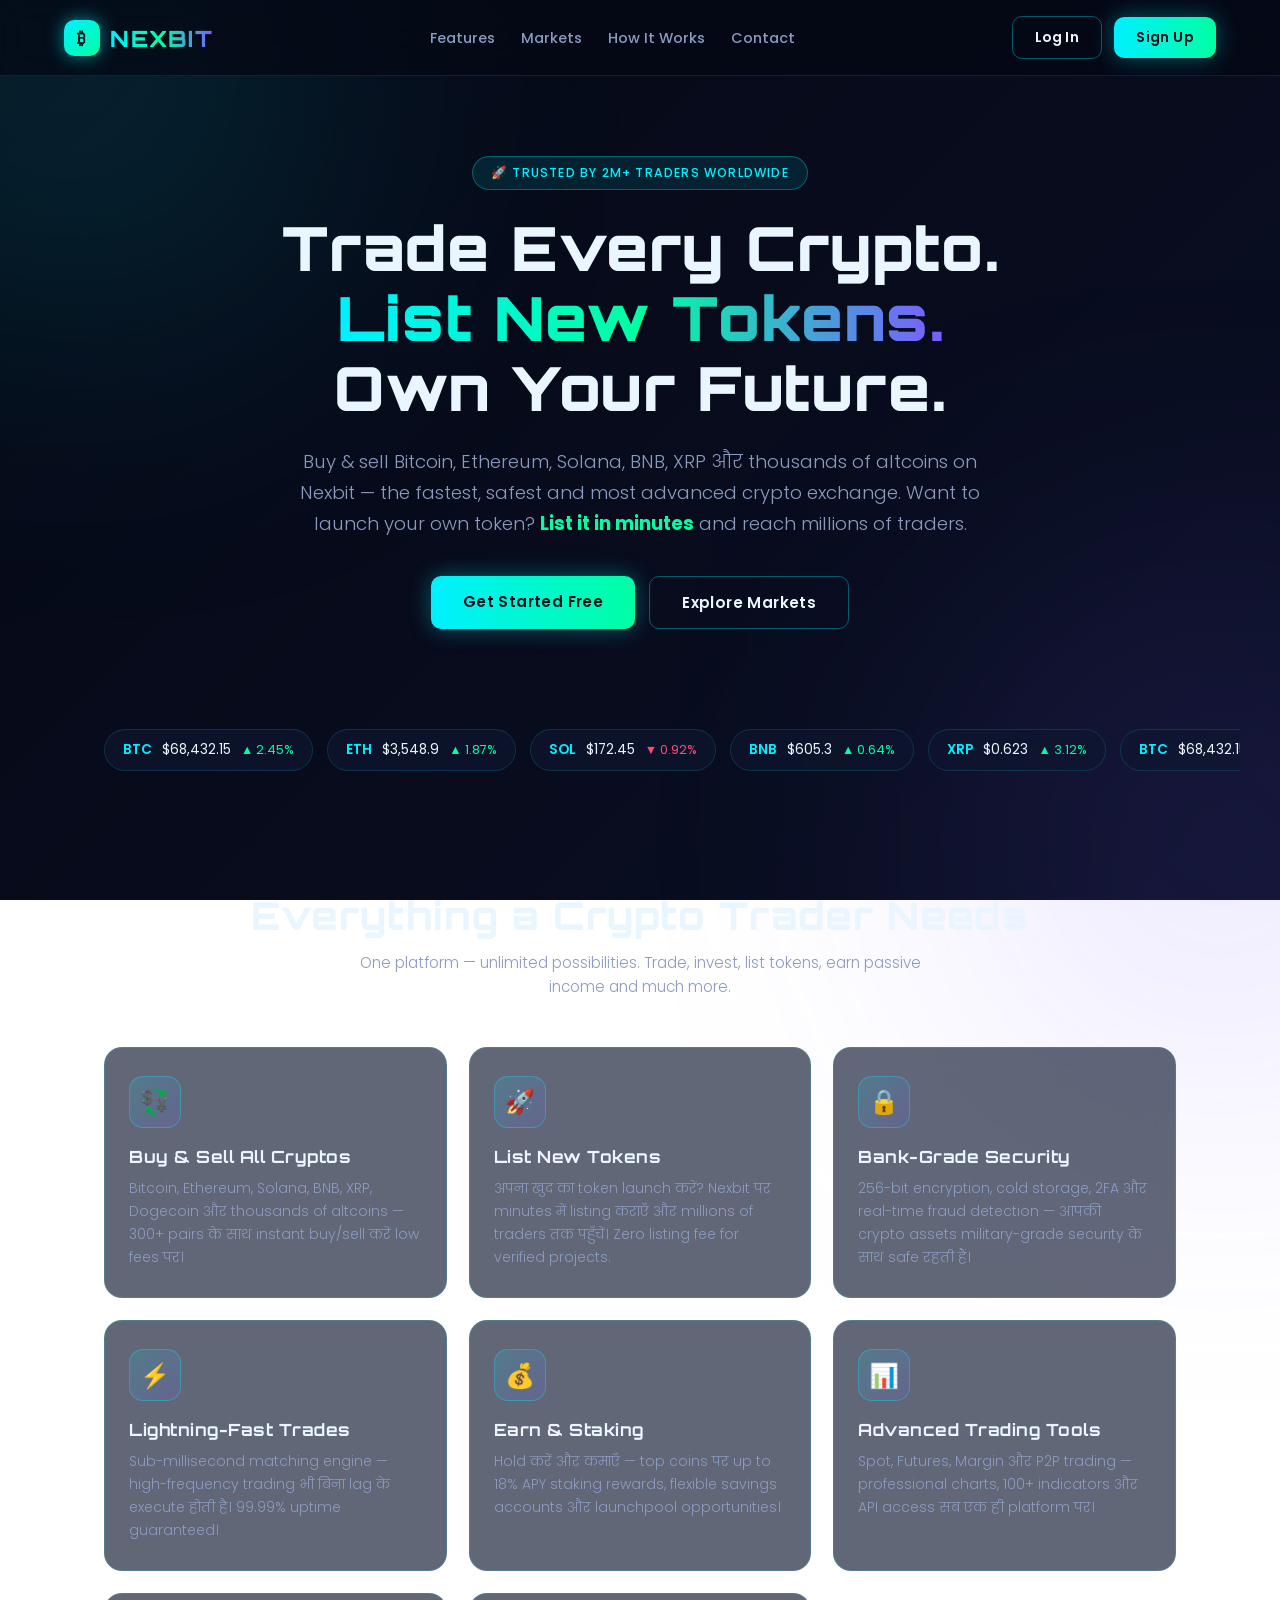
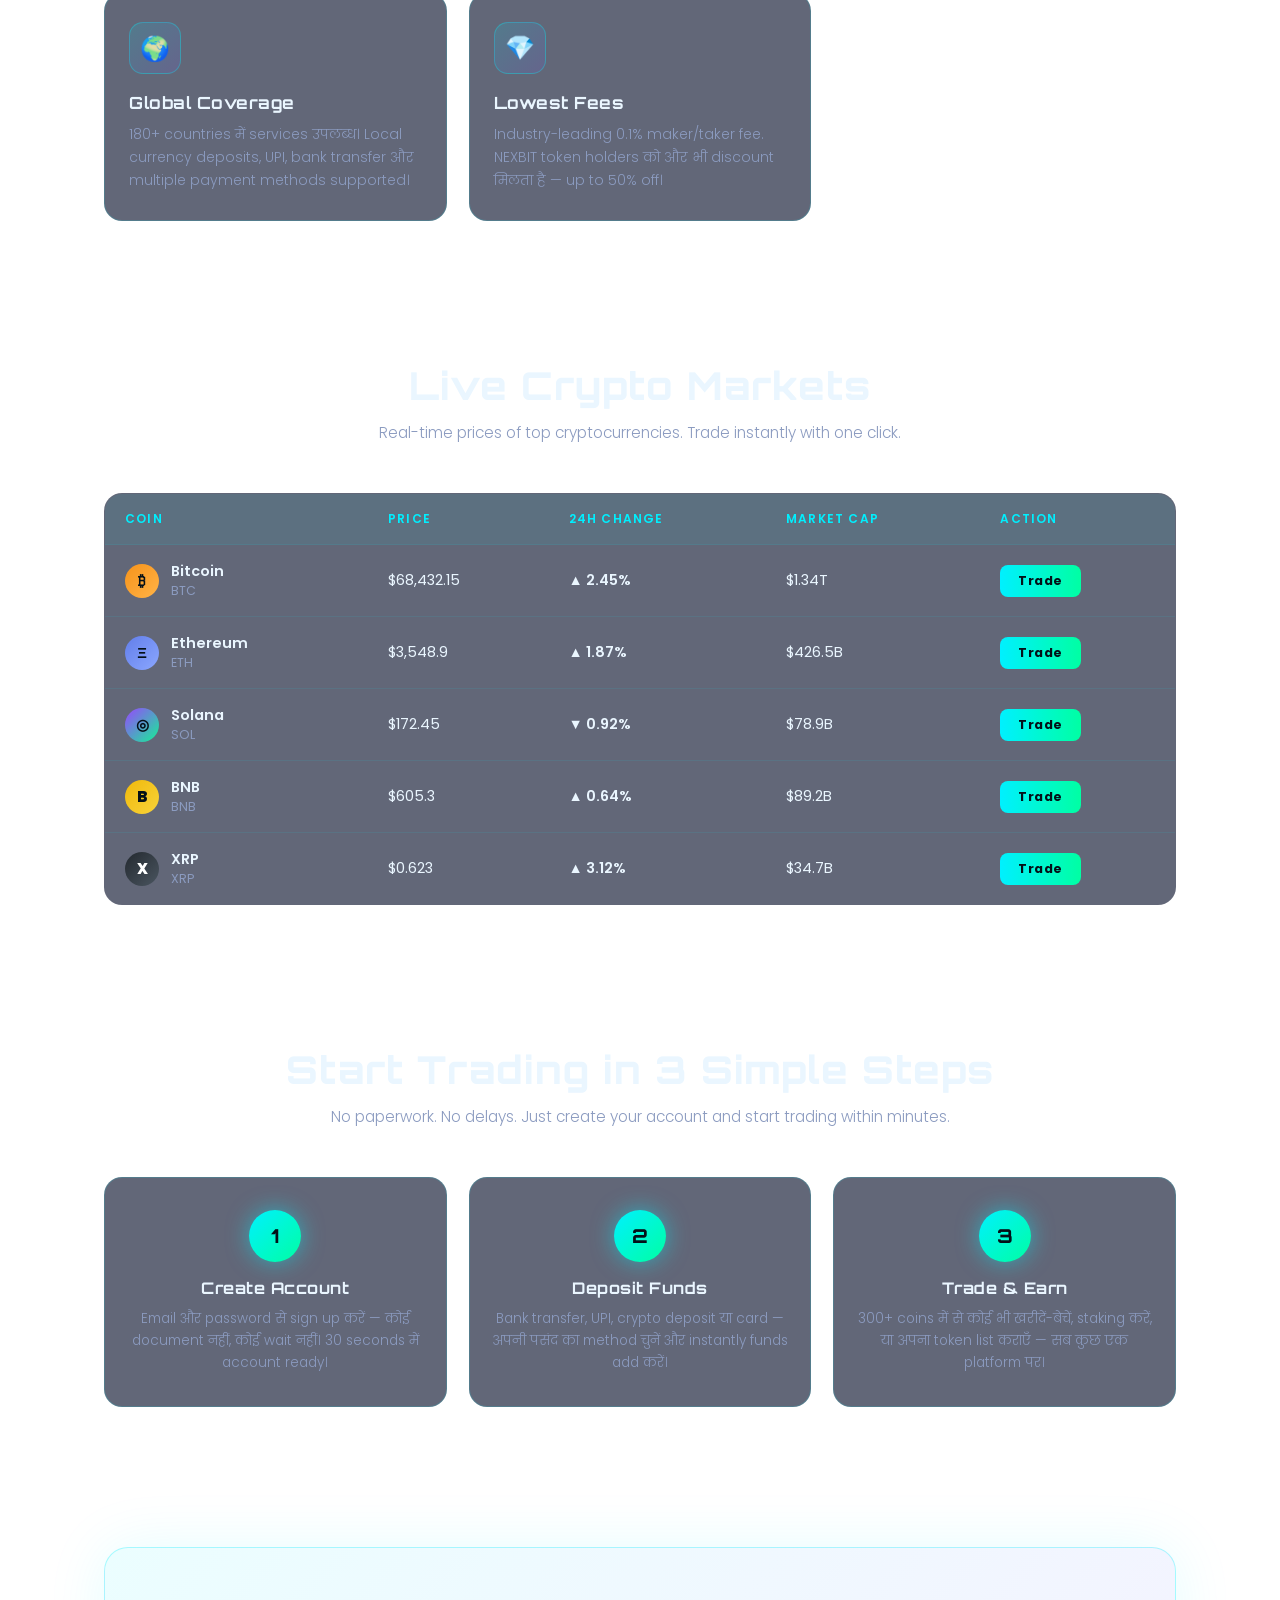
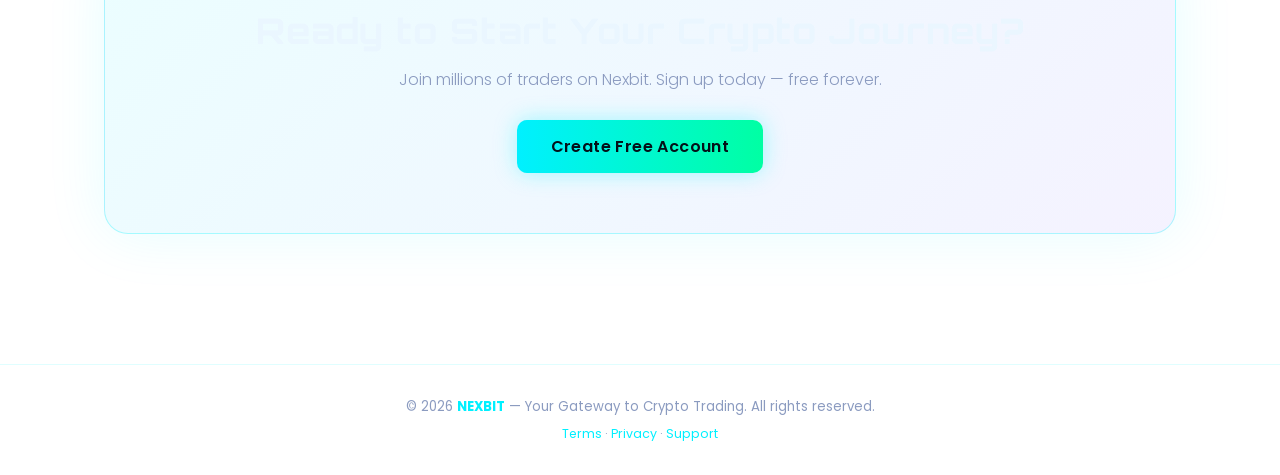
<file: index.html>
<!DOCTYPE html>
<html lang="en">
<head>
  <meta charset="UTF-8" />
  <meta name="viewport" content="width=device-width, initial-scale=1.0" />
  <title>Nexbit — Your Gateway to Crypto Trading</title>
  <meta name="description" content="Buy, sell & list all cryptocurrencies on Nexbit — the next-gen crypto exchange." />
  <link rel="preconnect" href="https://fonts.googleapis.com">
  <link href="https://fonts.googleapis.com/css2?family=Orbitron:wght@600;800;900&family=Poppins:wght@300;400;500;600;700&display=swap" rel="stylesheet">
  <style>
    /* ================= RESET & VARIABLES ================= */
    * { margin: 0; padding: 0; box-sizing: border-box; }

    :root {
      --bg-dark: #050814;
      --bg-mid: #0a0f24;
      --bg-card: rgba(15, 22, 48, 0.65);
      --neon-cyan: #00f0ff;
      --neon-green: #00ffa3;
      --neon-purple: #7b5cff;
      --text-main: #eaf6ff;
      --text-dim: #8b9bc0;
      --border-glow: rgba(0, 240, 255, 0.35);
      --danger: #ff4d6d;
      --success: #00ffa3;
    }

    html { scroll-behavior: smooth; }
    body {
      font-family: 'Poppins', sans-serif;
      color: var(--text-main);
      background: linear-gradient(135deg, var(--bg-dark) 0%, var(--bg-mid) 100%);
      background-attachment: fixed;
      min-height: 100vh;
      overflow-x: hidden;
    }

    body::before, body::after {
      content: "";
      position: fixed;
      border-radius: 50%;
      filter: blur(140px);
      z-index: 0;
      pointer-events: none;
    }
    body::before {
      width: 500px; height: 500px;
      background: rgba(0, 240, 255, 0.15);
      top: -180px; left: -180px;
      animation: float1 14s ease-in-out infinite;
    }
    body::after {
      width: 520px; height: 520px;
      background: rgba(123, 92, 255, 0.15);
      bottom: -200px; right: -200px;
      animation: float2 16s ease-in-out infinite;
    }
    @keyframes float1 { 0%,100%{transform:translate(0,0);} 50%{transform:translate(80px,60px);} }
    @keyframes float2 { 0%,100%{transform:translate(0,0);} 50%{transform:translate(-80px,-60px);} }

    /* ================= NAVBAR ================= */
    .navbar {
      position: sticky; top: 0; z-index: 100;
      display: flex; justify-content: space-between; align-items: center;
      padding: 16px 5%;
      background: rgba(5, 8, 20, 0.75);
      backdrop-filter: blur(18px);
      -webkit-backdrop-filter: blur(18px);
      border-bottom: 1px solid rgba(0, 240, 255, 0.12);
    }

    .nav-brand {
      display: flex; align-items: center; gap: 10px;
      font-family: 'Orbitron', sans-serif;
      font-size: 1.4rem; font-weight: 800;
      letter-spacing: 1.5px;
      text-decoration: none;
    }

    .logo-icon {
      width: 36px; height: 36px;
      display: grid; place-items: center;
      border-radius: 10px;
      background: linear-gradient(135deg, var(--neon-cyan), var(--neon-green));
      box-shadow: 0 0 18px rgba(0, 240, 255, 0.55);
      font-size: 17px; color: #041018; font-weight: 800;
      animation: pulse 3s ease-in-out infinite;
    }

    @keyframes pulse {
      0%,100% { box-shadow: 0 0 18px rgba(0, 240, 255, 0.55); }
      50%     { box-shadow: 0 0 30px rgba(0, 255, 163, 0.85); }
    }

    .brand-gradient {
      background: linear-gradient(90deg, var(--neon-cyan), var(--neon-green), var(--neon-purple));
      -webkit-background-clip: text; background-clip: text; color: transparent;
    }

    .nav-links {
      display: flex; align-items: center; gap: 26px;
      list-style: none;
    }

    .nav-links a {
      color: var(--text-dim);
      text-decoration: none;
      font-size: 0.9rem;
      font-weight: 500;
      transition: color 0.2s;
    }
    .nav-links a:hover { color: var(--neon-cyan); }

    .nav-auth { display: flex; align-items: center; gap: 12px; }

    .btn {
      padding: 10px 22px;
      border-radius: 10px;
      font-family: 'Poppins', sans-serif;
      font-size: 0.87rem;
      font-weight: 600;
      letter-spacing: 0.4px;
      cursor: pointer;
      text-decoration: none;
      border: none;
      transition: all 0.25s ease;
      white-space: nowrap;
      display: inline-block;
    }

    .btn-ghost {
      background: transparent;
      color: var(--text-main);
      border: 1px solid rgba(0, 240, 255, 0.35);
    }
    .btn-ghost:hover {
      border-color: var(--neon-cyan);
      color: var(--neon-cyan);
      box-shadow: 0 0 18px rgba(0, 240, 255, 0.25);
    }

    .btn-primary {
      background: linear-gradient(90deg, var(--neon-cyan), var(--neon-green));
      color: #041018;
      box-shadow: 0 0 22px rgba(0, 240, 255, 0.35);
    }
    .btn-primary:hover {
      box-shadow: 0 0 34px rgba(0, 255, 163, 0.6);
      transform: translateY(-2px);
    }

    .mobile-toggle {
      display: none;
      background: none; border: none;
      color: var(--text-main); font-size: 1.5rem; cursor: pointer;
    }

    /* ================= HERO ================= */
    .hero {
      position: relative; z-index: 1;
      max-width: 1200px;
      margin: 0 auto;
      padding: 80px 5% 60px;
      text-align: center;
    }

    .hero-badge {
      display: inline-block;
      padding: 7px 18px;
      border-radius: 50px;
      background: rgba(0, 240, 255, 0.1);
      border: 1px solid rgba(0, 240, 255, 0.3);
      color: var(--neon-cyan);
      font-size: 0.78rem;
      font-weight: 500;
      letter-spacing: 1.2px;
      text-transform: uppercase;
      margin-bottom: 24px;
    }

    .hero h1 {
      font-family: 'Orbitron', sans-serif;
      font-size: clamp(2rem, 5vw, 3.8rem);
      font-weight: 900;
      line-height: 1.15;
      margin-bottom: 22px;
      letter-spacing: 1px;
    }

    .hero h1 .accent {
      background: linear-gradient(90deg, var(--neon-cyan), var(--neon-green), var(--neon-purple));
      -webkit-background-clip: text; background-clip: text; color: transparent;
    }

    .hero p.lead {
      font-size: clamp(0.95rem, 1.7vw, 1.15rem);
      color: var(--text-dim);
      max-width: 720px;
      margin: 0 auto 36px;
      line-height: 1.7;
      font-weight: 300;
    }

    .hero-cta {
      display: flex; justify-content: center; gap: 14px;
      flex-wrap: wrap;
      margin-bottom: 40px;
    }

    .hero-cta .btn { padding: 14px 32px; font-size: 0.95rem; }

    /* ================= TICKER ================= */
    .ticker-wrap {
      position: relative; z-index: 1;
      max-width: 1200px;
      margin: 0 auto 50px;
      padding: 0 5%;
      overflow: hidden;
    }

    .ticker {
      display: flex; gap: 14px;
      animation: tickerScroll 30s linear infinite;
      width: max-content;
    }

    @keyframes tickerScroll {
      from { transform: translateX(0); }
      to   { transform: translateX(-50%); }
    }

    .ticker-item {
      display: flex; align-items: center; gap: 10px;
      padding: 10px 18px;
      background: rgba(15, 22, 48, 0.7);
      border: 1px solid rgba(0, 240, 255, 0.15);
      border-radius: 50px;
      font-size: 0.85rem;
      white-space: nowrap;
    }

    .ticker-item .sym { font-weight: 600; color: var(--neon-cyan); }
    .ticker-item .price { color: var(--text-main); }
    .ticker-item .up { color: var(--neon-green); font-size: 0.78rem; }
    .ticker-item .down { color: var(--danger); font-size: 0.78rem; }

    /* ================= SECTIONS ================= */
    section.features, section.market, section.steps, section.cta {
      position: relative; z-index: 1;
      max-width: 1200px;
      margin: 0 auto;
      padding: 70px 5%;
    }

    .section-head {
      text-align: center;
      margin-bottom: 48px;
    }

    .section-head h2 {
      font-family: 'Orbitron', sans-serif;
      font-size: clamp(1.5rem, 3.5vw, 2.4rem);
      font-weight: 800;
      letter-spacing: 1px;
      margin-bottom: 12px;
    }

    .section-head p {
      color: var(--text-dim);
      font-size: 0.95rem;
      max-width: 620px;
      margin: 0 auto;
      font-weight: 300;
      line-height: 1.6;
    }

    .features-grid {
      display: grid;
      grid-template-columns: repeat(auto-fit, minmax(270px, 1fr));
      gap: 22px;
    }

    .feature-card {
      background: var(--bg-card);
      backdrop-filter: blur(18px);
      -webkit-backdrop-filter: blur(18px);
      border: 1px solid rgba(0, 240, 255, 0.15);
      border-radius: 18px;
      padding: 28px 24px;
      transition: all 0.3s ease;
      position: relative;
      overflow: hidden;
    }

    .feature-card::before {
      content: "";
      position: absolute; top: 0; left: 0; right: 0;
      height: 2px;
      background: linear-gradient(90deg, transparent, var(--neon-cyan), transparent);
      opacity: 0;
      transition: opacity 0.3s;
    }

    .feature-card:hover {
      transform: translateY(-6px);
      border-color: rgba(0, 240, 255, 0.5);
      box-shadow: 0 20px 40px rgba(0, 240, 255, 0.12),
                  0 0 40px rgba(123, 92, 255, 0.08);
    }

    .feature-card:hover::before { opacity: 1; }

    .feature-icon {
      width: 52px; height: 52px;
      display: grid; place-items: center;
      border-radius: 14px;
      background: linear-gradient(135deg, rgba(0, 240, 255, 0.15), rgba(123, 92, 255, 0.15));
      border: 1px solid rgba(0, 240, 255, 0.3);
      font-size: 24px;
      margin-bottom: 18px;
    }

    .feature-card h3 {
      font-family: 'Orbitron', sans-serif;
      font-size: 1.05rem;
      font-weight: 700;
      letter-spacing: 0.5px;
      margin-bottom: 10px;
    }

    .feature-card p {
      color: var(--text-dim);
      font-size: 0.87rem;
      line-height: 1.65;
      font-weight: 300;
    }

    /* Market */
    .market-table {
      width: 100%;
      border-collapse: collapse;
      background: var(--bg-card);
      backdrop-filter: blur(18px);
      -webkit-backdrop-filter: blur(18px);
      border: 1px solid rgba(0, 240, 255, 0.15);
      border-radius: 18px;
      overflow: hidden;
    }

    .market-table thead {
      background: rgba(0, 240, 255, 0.06);
    }

    .market-table th, .market-table td {
      padding: 16px 20px;
      text-align: left;
      font-size: 0.9rem;
    }

    .market-table th {
      color: var(--neon-cyan);
      font-size: 0.75rem;
      font-weight: 600;
      letter-spacing: 1.2px;
      text-transform: uppercase;
    }

    .market-table td {
      border-top: 1px solid rgba(0, 240, 255, 0.08);
      color: var(--text-main);
    }

    .market-table tr:hover td {
      background: rgba(0, 240, 255, 0.04);
    }

    .coin-cell {
      display: flex; align-items: center; gap: 12px;
      font-weight: 600;
    }

    .coin-icon {
      width: 34px; height: 34px;
      border-radius: 50%;
      display: grid; place-items: center;
      font-size: 15px; font-weight: 800;
      color: #041018;
    }

    .coin-icon.btc { background: linear-gradient(135deg, #f7931a, #ffb347); }
    .coin-icon.eth { background: linear-gradient(135deg, #627eea, #8ba7ff); }
    .coin-icon.sol { background: linear-gradient(135deg, #9945ff, #14f195); }
    .coin-icon.bnb { background: linear-gradient(135deg, #f0b90b, #f8d33a); }
    .coin-icon.xrp { background: linear-gradient(135deg, #23292f, #4a5560); color: #fff; }

    .coin-sym { color: var(--text-dim); font-size: 0.78rem; font-weight: 400; }

    .price-up   { color: var(--neon-green); font-weight: 600; }
    .price-down { color: var(--danger); font-weight: 600; }

    .btn-trade {
      padding: 7px 18px;
      font-size: 0.78rem;
      border-radius: 8px;
      background: linear-gradient(90deg, var(--neon-cyan), var(--neon-green));
      color: #041018;
      border: none;
      font-weight: 700;
      cursor: pointer;
      letter-spacing: 0.5px;
      transition: all 0.25s;
      text-decoration: none;
      display: inline-block;
    }
    .btn-trade:hover {
      box-shadow: 0 0 22px rgba(0, 255, 163, 0.6);
      transform: translateY(-1px);
    }

    /* Steps */
    .steps-grid {
      display: grid;
      grid-template-columns: repeat(auto-fit, minmax(230px, 1fr));
      gap: 22px;
    }

    .step-card {
      text-align: center;
      padding: 32px 22px;
      background: var(--bg-card);
      backdrop-filter: blur(18px);
      -webkit-backdrop-filter: blur(18px);
      border: 1px solid rgba(0, 240, 255, 0.15);
      border-radius: 18px;
      transition: all 0.3s;
    }
    .step-card:hover {
      transform: translateY(-6px);
      border-color: rgba(0, 255, 163, 0.5);
      box-shadow: 0 20px 40px rgba(0, 255, 163, 0.1);
    }

    .step-num {
      width: 52px; height: 52px;
      margin: 0 auto 16px;
      display: grid; place-items: center;
      border-radius: 50%;
      font-family: 'Orbitron', sans-serif;
      font-size: 1.2rem; font-weight: 800;
      color: #041018;
      background: linear-gradient(135deg, var(--neon-cyan), var(--neon-green));
      box-shadow: 0 0 22px rgba(0, 240, 255, 0.5);
    }

    .step-card h3 {
      font-family: 'Orbitron', sans-serif;
      font-size: 1rem; font-weight: 700;
      letter-spacing: 0.5px;
      margin-bottom: 10px;
    }

    .step-card p {
      font-size: 0.85rem;
      color: var(--text-dim);
      line-height: 1.6;
      font-weight: 300;
    }

    /* CTA */
    .cta-box {
      text-align: center;
      padding: 60px 30px;
      background: linear-gradient(135deg, rgba(0, 240, 255, 0.08), rgba(123, 92, 255, 0.08));
      border: 1px solid rgba(0, 240, 255, 0.3);
      border-radius: 24px;
      box-shadow: 0 0 60px rgba(0, 240, 255, 0.1);
    }

    .cta-box h2 {
      font-family: 'Orbitron', sans-serif;
      font-size: clamp(1.4rem, 3vw, 2.2rem);
      font-weight: 800;
      margin-bottom: 14px;
      letter-spacing: 1px;
    }

    .cta-box p {
      color: var(--text-dim);
      margin-bottom: 28px;
      font-weight: 300;
    }

    /* Footer */
    footer {
      position: relative; z-index: 1;
      border-top: 1px solid rgba(0, 240, 255, 0.12);
      padding: 32px 5%;
      text-align: center;
      color: var(--text-dim);
      font-size: 0.83rem;
      margin-top: 60px;
    }

    footer a { color: var(--neon-cyan); text-decoration: none; }
    footer a:hover { color: var(--neon-green); }

    /* ================= RESPONSIVE ================= */
    @media (max-width: 900px) {
      .nav-links { display: none; }
      .mobile-toggle { display: block; }
      .nav-links.mobile-open {
        display: flex;
        flex-direction: column;
        position: absolute;
        top: 68px; left: 0; right: 0;
        background: rgba(5, 8, 20, 0.98);
        backdrop-filter: blur(18px);
        padding: 22px;
        gap: 18px;
        border-bottom: 1px solid rgba(0, 240, 255, 0.2);
      }
    }

    @media (max-width: 600px) {
      .navbar { padding: 14px 4%; }
      .brand-gradient, .nav-brand { font-size: 1.15rem; }
      .nav-auth .btn { padding: 8px 16px; font-size: 0.8rem; }
      .hero { padding: 55px 4% 40px; }
      .hero-cta .btn { padding: 12px 24px; font-size: 0.85rem; }
      section.features, section.market, section.steps, section.cta { padding: 45px 4%; }

      .market-table th, .market-table td { padding: 12px 12px; font-size: 0.82rem; }
      .market-table th:nth-child(4), .market-table td:nth-child(4),
      .market-table th:nth-child(5), .market-table td:nth-child(5) { display: none; }
    }

    @media (max-width: 400px) {
      .coin-icon { width: 28px; height: 28px; font-size: 12px; }
      .market-table td { font-size: 0.78rem; }
    }
  </style>
</head>
<body>

<!-- ================= NAVBAR ================= -->
<nav class="navbar">
  <a href="index.html" class="nav-brand">
    <div class="logo-icon">₿</div>
    <span class="brand-gradient">NEXBIT</span>
  </a>

  <ul class="nav-links" id="navLinks">
    <li><a href="#features">Features</a></li>
    <li><a href="#market">Markets</a></li>
    <li><a href="#how">How It Works</a></li>
    <li><a href="#contact">Contact</a></li>
  </ul>

  <div class="nav-auth">
    <!-- ✅ सीधे login.html और signup.html पर भेजें -->
    <a href="login.html" class="btn btn-ghost">Log In</a>
    <a href="signup.html" class="btn btn-primary">Sign Up</a>

    <button class="mobile-toggle" onclick="toggleMobileMenu()">☰</button>
  </div>
</nav>

<!-- ================= HERO ================= -->
<section class="hero">
  <span class="hero-badge">🚀 Trusted by 2M+ Traders Worldwide</span>
  <h1>
    Trade Every Crypto.<br>
    <span class="accent">List New Tokens.</span><br>
    Own Your Future.
  </h1>
  <p class="lead">
    Buy & sell Bitcoin, Ethereum, Solana, BNB, XRP और thousands of altcoins on Nexbit —
    the fastest, safest and most advanced crypto exchange. Want to launch your own token?
    <strong style="color:var(--neon-green);">List it in minutes</strong> and reach millions of traders.
  </p>

  <div class="hero-cta">
    <a href="signup.html" class="btn btn-primary">Get Started Free</a>
    <a href="#market" class="btn btn-ghost">Explore Markets</a>
  </div>
</section>

<!-- ================= TICKER ================= -->
<div class="ticker-wrap">
  <div class="ticker" id="ticker">
    <!-- JS duplicates content for infinite scroll -->
  </div>
</div>

<!-- ================= FEATURES ================= -->
<section class="features" id="features">
  <div class="section-head">
    <h2>Everything a Crypto Trader Needs</h2>
    <p>One platform — unlimited possibilities. Trade, invest, list tokens, earn passive income and much more.</p>
  </div>

  <div class="features-grid">
    <div class="feature-card">
      <div class="feature-icon">💱</div>
      <h3>Buy & Sell All Cryptos</h3>
      <p>Bitcoin, Ethereum, Solana, BNB, XRP, Dogecoin और thousands of altcoins — 300+ pairs के साथ instant buy/sell करें low fees पर।</p>
    </div>

    <div class="feature-card">
      <div class="feature-icon">🚀</div>
      <h3>List New Tokens</h3>
      <p>अपना खुद का token launch करें? Nexbit पर minutes में listing कराएँ और millions of traders तक पहुँचें। Zero listing fee for verified projects.</p>
    </div>

    <div class="feature-card">
      <div class="feature-icon">🔒</div>
      <h3>Bank-Grade Security</h3>
      <p>256-bit encryption, cold storage, 2FA और real-time fraud detection — आपकी crypto assets military-grade security के साथ safe रहती हैं।</p>
    </div>

    <div class="feature-card">
      <div class="feature-icon">⚡</div>
      <h3>Lightning-Fast Trades</h3>
      <p>Sub-millisecond matching engine — high-frequency trading भी बिना lag के execute होती है। 99.99% uptime guaranteed।</p>
    </div>

    <div class="feature-card">
      <div class="feature-icon">💰</div>
      <h3>Earn & Staking</h3>
      <p>Hold करें और कमाएँ — top coins पर up to 18% APY staking rewards, flexible savings accounts और launchpool opportunities।</p>
    </div>

    <div class="feature-card">
      <div class="feature-icon">📊</div>
      <h3>Advanced Trading Tools</h3>
      <p>Spot, Futures, Margin और P2P trading — professional charts, 100+ indicators और API access सब एक ही platform पर।</p>
    </div>

    <div class="feature-card">
      <div class="feature-icon">🌍</div>
      <h3>Global Coverage</h3>
      <p>180+ countries में services उपलब्ध। Local currency deposits, UPI, bank transfer और multiple payment methods supported।</p>
    </div>

    <div class="feature-card">
      <div class="feature-icon">💎</div>
      <h3>Lowest Fees</h3>
      <p>Industry-leading 0.1% maker/taker fee. NEXBIT token holders को और भी discount मिलता है — up to 50% off।</p>
    </div>
  </div>
</section>

<!-- ================= MARKET ================= -->
<section class="market" id="market">
  <div class="section-head">
    <h2>Live Crypto Markets</h2>
    <p>Real-time prices of top cryptocurrencies. Trade instantly with one click.</p>
  </div>

  <div style="overflow-x:auto;">
    <table class="market-table">
      <thead>
        <tr>
          <th>Coin</th>
          <th>Price</th>
          <th>24h Change</th>
          <th>Market Cap</th>
          <th>Action</th>
        </tr>
      </thead>
      <tbody id="marketBody">
        <!-- JS fills -->
      </tbody>
    </table>
  </div>
</section>

<!-- ================= HOW IT WORKS ================= -->
<section class="steps" id="how">
  <div class="section-head">
    <h2>Start Trading in 3 Simple Steps</h2>
    <p>No paperwork. No delays. Just create your account and start trading within minutes.</p>
  </div>

  <div class="steps-grid">
    <div class="step-card">
      <div class="step-num">1</div>
      <h3>Create Account</h3>
      <p>Email और password से sign up करें — कोई document नहीं, कोई wait नहीं। 30 seconds में account ready।</p>
    </div>
    <div class="step-card">
      <div class="step-num">2</div>
      <h3>Deposit Funds</h3>
      <p>Bank transfer, UPI, crypto deposit या card — अपनी पसंद का method चुनें और instantly funds add करें।</p>
    </div>
    <div class="step-card">
      <div class="step-num">3</div>
      <h3>Trade & Earn</h3>
      <p>300+ coins में से कोई भी खरीदें-बेचें, staking करें, या अपना token list कराएँ — सब कुछ एक platform पर।</p>
    </div>
  </div>
</section>

<!-- ================= CTA ================= -->
<section class="cta" id="contact">
  <div class="cta-box">
    <h2>Ready to Start Your Crypto Journey?</h2>
    <p>Join millions of traders on Nexbit. Sign up today — free forever.</p>
    <a href="signup.html" class="btn btn-primary" style="padding:14px 34px; font-size:1rem;">Create Free Account</a>
  </div>
</section>

<!-- ================= FOOTER ================= -->
<footer>
  <p>© <span id="year"></span> <strong style="color:var(--neon-cyan);">NEXBIT</strong> — Your Gateway to Crypto Trading. All rights reserved.</p>
  <p style="margin-top:8px; font-size:0.78rem;">
    <a href="#">Terms</a> · <a href="#">Privacy</a> · <a href="#">Support</a>
  </p>
</footer>

<!-- ================= MINI SCRIPT (only for ticker + market table + year + mobile menu) ================= -->
<script>
  /* ---------- Market Data (static demo) ---------- */
  const marketData = [
    { icon: "₿", cls: "btc", name: "Bitcoin",  sym: "BTC", price: 68432.15, change: +2.45, cap: "$1.34T" },
    { icon: "Ξ", cls: "eth", name: "Ethereum", sym: "ETH", price: 3548.90,  change: +1.87, cap: "$426.5B" },
    { icon: "◎", cls: "sol", name: "Solana",   sym: "SOL", price: 172.45,   change: -0.92, cap: "$78.9B" },
    { icon: "B", cls: "bnb", name: "BNB",      sym: "BNB", price: 605.30,   change: +0.64, cap: "$89.2B" },
    { icon: "X", cls: "xrp", name: "XRP",      sym: "XRP", price: 0.6234,   change: +3.12, cap: "$34.7B" }
  ];

  /* ---------- Render Market Table ---------- */
  const tbody = document.getElementById("marketBody");
  tbody.innerHTML = marketData.map(c => `
    <tr>
      <td>
        <div class="coin-cell">
          <div class="coin-icon ${c.cls}">${c.icon}</div>
          <div>
            <div>${c.name}</div>
            <div class="coin-sym">${c.sym}</div>
          </div>
        </div>
      </td>
      <td>$${c.price.toLocaleString()}</td>
      <td class="${c.change >= 0 ? 'price-up' : 'price-down'}">
        ${c.change >= 0 ? '▲' : '▼'} ${Math.abs(c.change)}%
      </td>
      <td>${c.cap}</td>
      <td><a href="login.html" class="btn-trade">Trade</a></td>
    </tr>
  `).join("");

  /* ---------- Render Ticker ---------- */
  const ticker = document.getElementById("ticker");
  const items = marketData.map(c => `
    <div class="ticker-item">
      <span class="sym">${c.sym}</span>
      <span class="price">$${c.price.toLocaleString()}</span>
      <span class="${c.change >= 0 ? 'up' : 'down'}">
        ${c.change >= 0 ? '▲' : '▼'} ${Math.abs(c.change)}%
      </span>
    </div>
  `).join("");
  ticker.innerHTML = items + items;

  /* ---------- Year ---------- */
  document.getElementById("year").textContent = new Date().getFullYear();

  /* ---------- Mobile Menu Toggle ---------- */
  function toggleMobileMenu() {
    document.getElementById("navLinks").classList.toggle("mobile-open");
  }
  document.querySelectorAll(".nav-links a").forEach(a => {
    a.addEventListener("click", () => {
      document.getElementById("navLinks").classList.remove("mobile-open");
    });
  });
</script>
</body>
</html>
</file>
